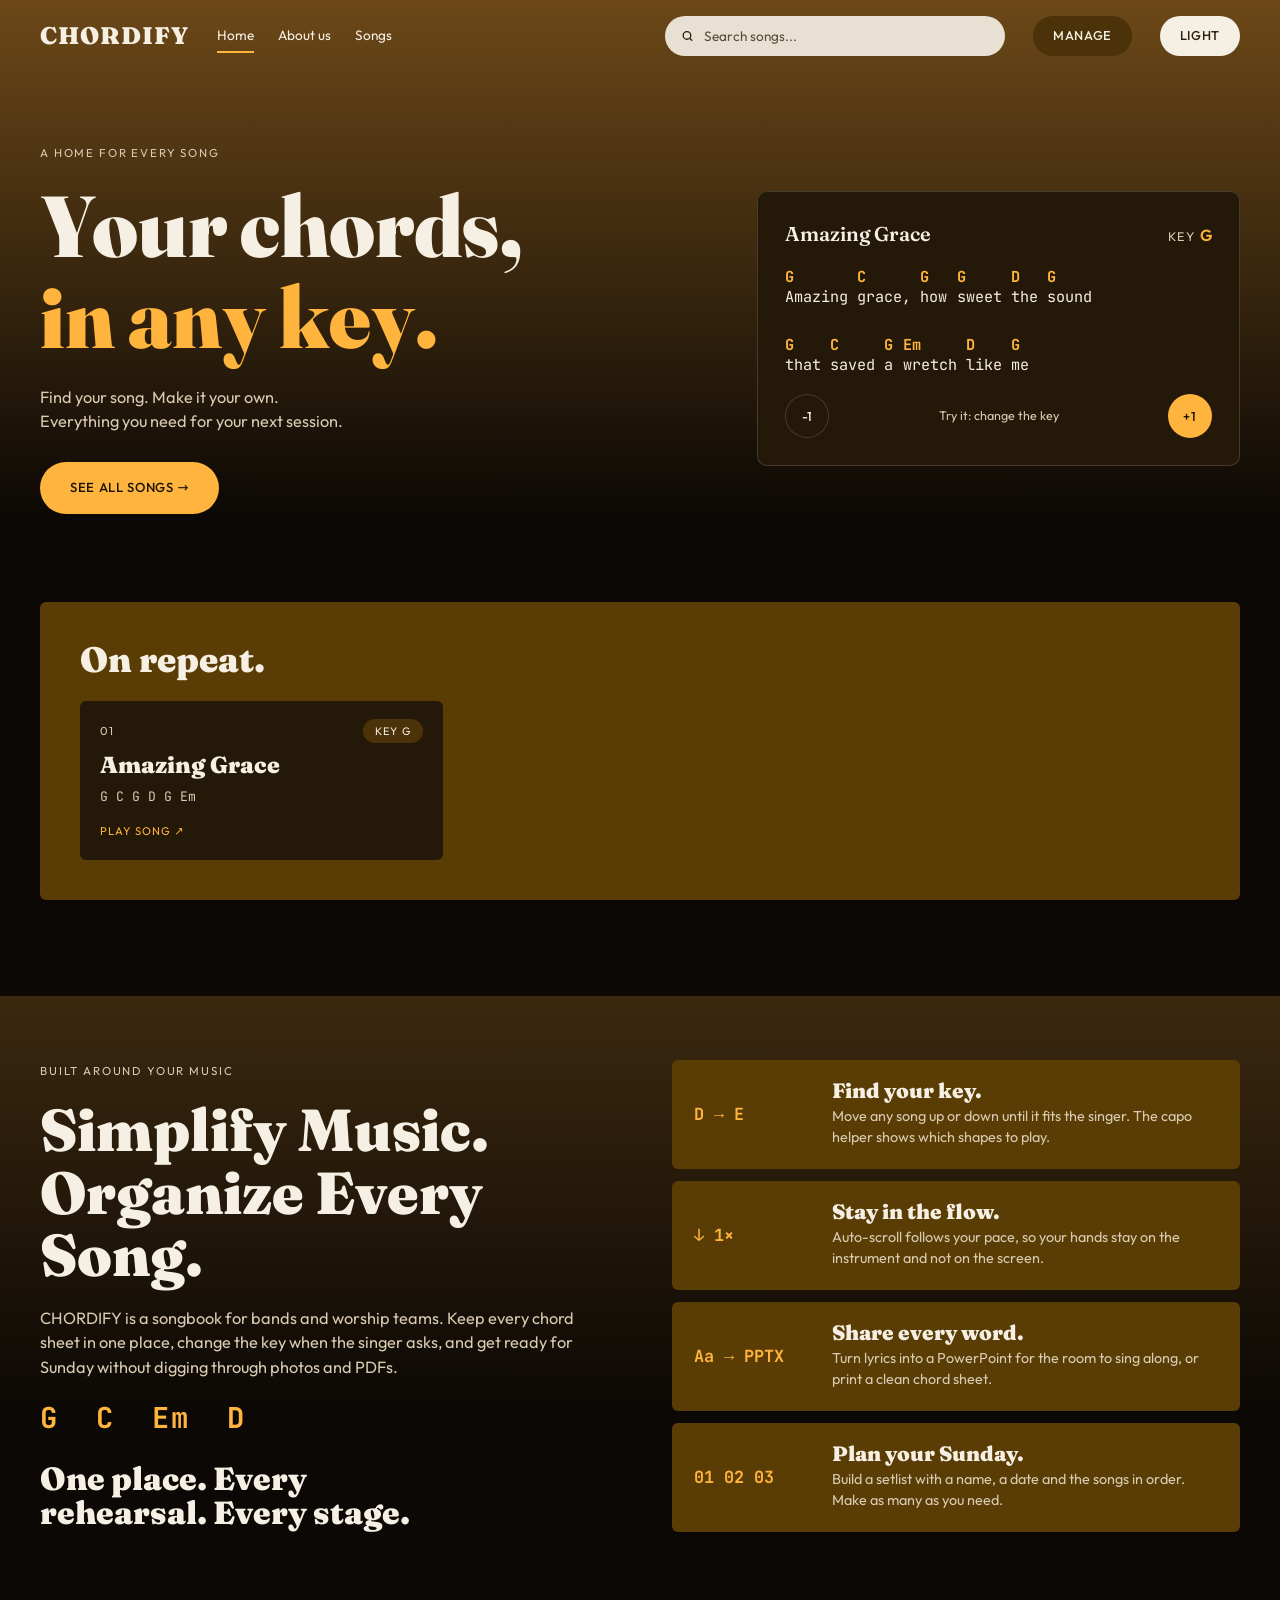
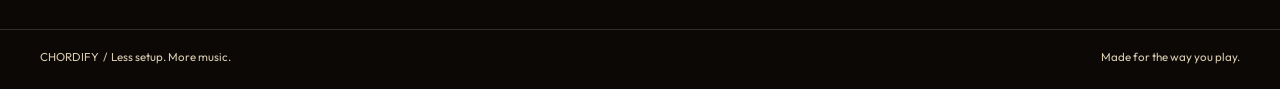
<file: public/index.html>
<!DOCTYPE html>
<html lang="en" data-theme="dark">
<head>
<meta charset="UTF-8">
<meta name="viewport" content="width=device-width, initial-scale=1">
<title>CHORDIFY</title>
<script>try{var t=localStorage.getItem("sipra_theme");if(t==="light"||t==="dark")document.documentElement.dataset.theme=t}catch(e){}</script>
<link rel="manifest" href="manifest.json">
<meta name="theme-color" content="#6c4818">
<link rel="apple-touch-icon" href="icons/apple-touch-icon.png">
<link rel="icon" type="image/png" href="icons/icon-192.png">
<link rel="stylesheet" href="style.css">
</head>
<body>

<!-- NAVIGATION (on every page) -->
<header class="nav" id="nav">
  <div class="wrap nav-in">
    <a class="logo" href="#/home" data-go="home">CHORDIFY</a>
    <nav class="links" aria-label="Main">
      <a href="#/home" data-go="home" id="navHome">Home</a>
      <a href="#/about" data-go="about" id="navAbout">About us</a>
      <a href="#/songs" data-go="songs" id="navSongs">Songs</a>
    </nav>
    <label class="search">
      <svg width="14" height="14" viewBox="0 0 24 24" fill="none" stroke="currentColor" stroke-width="2.4" stroke-linecap="round" aria-hidden="true"><circle cx="11" cy="11" r="7"/><path d="m20 20-3.5-3.5"/></svg>
      <input type="text" id="searchBox" placeholder="Search songs..." autocomplete="off" aria-label="Search songs">
    </label>
    <a class="pill pill-dark nav-manage" href="#/manage" data-go="manage" id="navManage">Manage</a>
    <button class="pill pill-light" id="themeBtn" onclick="toggleTheme()">Light</button>
  </div>
</header>

<main>

<!-- HOME + ABOUT (one page) -->
<div id="homeView">

  <section id="home" class="hero">
    <div class="wrap">
      <div class="hero-grid">
        <div class="hero-copy">
          <p class="eyebrow">A home for every song</p>
          <h1 class="display hero-title">Your chords,<br><span class="accent">in any key.</span></h1>
          <p class="lead">Find your song. Make it your own.<br>Everything you need for your next session.</p>
          <a class="pill pill-amber pill-lg" href="#/songs" data-go="songs">See all songs &rarr;</a>
        </div>
        <aside class="demo" aria-label="Live transpose demo">
          <div class="demo-top">
            <span class="demo-name">Amazing Grace</span>
            <span class="demo-key">Key <b id="demoKey">G</b></span>
          </div>
          <div class="demo-body" id="demoBody"></div>
          <div class="demo-ctrl">
            <button class="pill pill-ghost pill-sq" id="demoDown" aria-label="Transpose down">-1</button>
            <span class="demo-hint">Try it: change the key</span>
            <button class="pill pill-amber pill-sq" id="demoUp" aria-label="Transpose up">+1</button>
          </div>
        </aside>
      </div>

      <div class="panel">
        <h2 class="display panel-title">On repeat.</h2>
        <div class="grid grid-3" id="repeatGrid"></div>
      </div>
    </div>
  </section>

  <section id="about" class="about">
    <div class="wrap about-grid">
      <div class="about-copy">
        <p class="eyebrow">Built around your music</p>
        <h2 class="display about-title">Simplify Music.<br>Organize Every Song.</h2>
        <p class="lead">CHORDIFY is a songbook for bands and worship teams. Keep every chord sheet in one place, change the key when the singer asks, and get ready for Sunday without digging through photos and PDFs.</p>
        <p class="about-chords" aria-hidden="true">G &nbsp;C &nbsp;Em &nbsp;D</p>
        <p class="display closing">One place. Every rehearsal. Every stage.</p>
      </div>

      <div class="about-list">
        <article class="feature">
          <p class="glyph">D &rarr; E</p>
          <div><h3 class="display">Find your key.</h3><p>Move any song up or down until it fits the singer. The capo helper shows which shapes to play.</p></div>
        </article>
        <article class="feature">
          <p class="glyph">&darr; 1&times;</p>
          <div><h3 class="display">Stay in the flow.</h3><p>Auto-scroll follows your pace, so your hands stay on the instrument and not on the screen.</p></div>
        </article>
        <article class="feature">
          <p class="glyph">Aa &rarr; PPTX</p>
          <div><h3 class="display">Share every word.</h3><p>Turn lyrics into a PowerPoint for the room to sing along, or print a clean chord sheet.</p></div>
        </article>
        <article class="feature">
          <p class="glyph">01 02 03</p>
          <div><h3 class="display">Plan your Sunday.</h3><p>Build a setlist with a name, a date and the songs in order. Make as many as you need.</p></div>
        </article>
      </div>
    </div>
  </section>

</div>

<!-- SONGS (read-only: browse and open) -->
<section id="songsView" class="page hidden">
  <div class="wrap">
    <p class="eyebrow">The songbook</p>
    <div class="page-head">
      <h1 class="display page-title">All songs</h1>
      <button class="pill pill-amber" data-go="setlists"><span>My setlists (<span id="setCount">0</span>)</span></button>
    </div>
    <div class="search-stage">
      <label class="search-hero">
        <svg width="18" height="18" viewBox="0 0 24 24" fill="none" stroke="currentColor" stroke-width="2.4" stroke-linecap="round" aria-hidden="true"><circle cx="11" cy="11" r="7"/><path d="m20 20-3.5-3.5"/></svg>
        <input type="text" id="songsSearch" placeholder="Search by title or lyrics..." autocomplete="off" aria-label="Search songs">
      </label>
    </div>
    <p class="muted center" id="songsInfo"></p>
    <div class="grid grid-auto" id="songGrid"></div>
  </div>
</section>

<!-- SONG VIEW -->
<section id="songView" class="page hidden">
  <div class="toolbar">
    <div class="wrap toolbar-in">
      <button class="pill pill-ghost" id="backBtn" data-go="songs">&larr; Back</button>

      <div class="tgroup" role="group" aria-label="Key">
        <span class="tlabel">Key</span>
        <button class="pill pill-flat pill-sq" onclick="shift(-1)" aria-label="Transpose down">-1</button>
        <span id="keyLabel" class="tval"></span>
        <button class="pill pill-flat pill-sq" onclick="shift(1)" aria-label="Transpose up">+1</button>
      </div>

      <div class="tgroup" role="group" aria-label="Capo">
        <span class="tlabel">Capo</span>
        <button class="pill pill-flat pill-sq" onclick="changeCapo(-1)" aria-label="Capo down">-</button>
        <span id="capoLabel" class="tval">0</span>
        <button class="pill pill-flat pill-sq" onclick="changeCapo(1)" aria-label="Capo up">+</button>
        <span id="capoNote" class="tnote"></span>
      </div>

      <div class="tgroup" role="group" aria-label="Text size">
        <span class="tlabel">Text</span>
        <button class="pill pill-flat pill-sq" onclick="changeFs(-2)" aria-label="Smaller text">A-</button>
        <button class="pill pill-flat pill-sq" onclick="changeFs(2)" aria-label="Bigger text">A+</button>
      </div>

      <button class="pill pill-ghost" id="modeBtn" onclick="toggleMode()">Chords only</button>

      <div class="tgroup tgroup-end" role="group" aria-label="Auto scroll">
        <button class="pill pill-flat" id="scrollBtn" onclick="toggleScroll()">Start scroll</button>
        <input type="range" min="10" max="150" value="30" oninput="setSpeed(this.value)" aria-label="Scroll speed">
      </div>
    </div>
    <div class="wrap set-nav hidden" id="setNav">
      <button class="pill pill-ghost" onclick="stepSetlist(-1)" id="prevBtn">&larr; Prev</button>
      <span class="set-nav-title"></span>
      <button class="pill pill-amber" onclick="stepSetlist(1)" id="nextBtn">Next &rarr;</button>
    </div>
  </div>
  <div class="wrap">
    <div class="song-head">
      <h1 class="display song-title" id="songTitle"></h1>
      <div class="song-actions">
        <button class="pill pill-ghost" onclick="exportPptx()">PPTX</button>
        <button class="pill pill-ghost" onclick="window.print()">Print / PDF</button>
      </div>
    </div>
    <div class="song-note hidden" id="songNote"><span class="tlabel">Note</span><p id="songNoteText"></p></div>
    <div id="out"></div>
    <div class="set-nav hidden" id="setNavEnd">
      <button class="pill pill-ghost" onclick="stepSetlist(-1)" id="prevBtn2">&larr; Prev</button>
      <span class="set-nav-title"></span>
      <button class="pill pill-amber" onclick="stepSetlist(1)" id="nextBtn2">Next &rarr;</button>
    </div>
    <div class="song-spacer"></div>
  </div>
</section>

<!-- ALL SETLISTS -->
<section id="setlistsView" class="page hidden">
  <div class="wrap">
    <p class="eyebrow">Your services</p>
    <div class="page-head">
      <h1 class="display page-title">Setlists</h1>
      <button class="pill pill-amber" data-go="newsetlist">+ Create setlist</button>
    </div>
    <p class="muted" id="setlistsInfo"></p>
    <div class="grid grid-auto" id="setlistsGrid"></div>
  </div>
</section>

<!-- ONE SETLIST -->
<section id="setView" class="page hidden">
  <div class="wrap narrow">
    <p class="eyebrow" id="slvEyebrow"></p>
    <h1 class="display page-title" id="slvTitle"></h1>
    <p class="muted" id="slvMeta"></p>
    <div class="row-actions">
      <button class="pill pill-ghost" data-go="setlists">&larr; Back</button>
      <button class="pill pill-amber" onclick="exportSetlistPptx()">Export PPTX</button>
      <button class="pill pill-ghost" onclick="go('editsetlist/' + viewId)">Edit</button>
      <button class="pill pill-danger" onclick="deleteSetlist()">Delete</button>
    </div>
    <ul class="list" id="slvItems"></ul>
  </div>
</section>

<!-- CREATE / EDIT SETLIST -->
<section id="setEditView" class="page hidden">
  <div class="wrap">
    <p class="eyebrow">Setlists</p>
    <h1 class="display page-title" id="slHeading">Create setlist</h1>

    <div class="sl-meta">
      <div>
        <label class="field-label" for="slName">Name</label>
        <input class="field" type="text" id="slName" placeholder="e.g. Sunday 9am service" maxlength="60">
      </div>
      <div>
        <label class="field-label" for="slDate">Date</label>
        <input class="field" type="date" id="slDate">
      </div>
    </div>

    <div class="search-stage">
      <label class="search-hero">
        <svg width="18" height="18" viewBox="0 0 24 24" fill="none" stroke="currentColor" stroke-width="2.4" stroke-linecap="round" aria-hidden="true"><circle cx="11" cy="11" r="7"/><path d="m20 20-3.5-3.5"/></svg>
        <input type="text" id="pickSearch" placeholder="Search songs to add..." autocomplete="off" aria-label="Search songs to add">
      </label>
    </div>

    <div class="sl-cols">
      <div>
        <h2 class="display col-title">Songs <span class="muted col-note" id="pickInfo"></span></h2>
        <ul class="list picker" id="pickList"></ul>
      </div>
      <div>
        <h2 class="display col-title">In this setlist (<span id="slCount">0</span>)</h2>
        <p class="muted hint">Drag by the handle to reorder, or use the arrows.</p>
        <ul class="list" id="slItems"></ul>
      </div>
    </div>

    <div class="row-actions">
      <button class="pill pill-amber" onclick="saveSetlistDraft()">Save setlist</button>
      <button class="pill pill-ghost" onclick="go('setlists')">Cancel</button>
    </div>
  </div>
</section>

<!-- MANAGE -->
<section id="manageView" class="page hidden">
  <div class="wrap">
    <p class="eyebrow">Your library</p>
    <h1 class="display page-title">Manage library</h1>
    <div class="grid grid-auto actions">
      <button class="action" data-go="edit"><span class="idx">01</span><strong>Add song</strong><small>Type or paste one song</small></button>
      <button class="action" data-go="import"><span class="idx">02</span><strong>Add multiple songs</strong><small>Paste many songs at once</small></button>
      <button class="action" id="undoBtn" onclick="undoImport()"><span class="idx">03</span><strong>Undo last import</strong><small id="undoNote">Nothing to undo</small></button>
      <button class="action" data-go="delete"><span class="idx">04</span><strong>Select songs to delete</strong><small>Remove several at once</small></button>
      <button class="action" onclick="exportBackup()"><span class="idx">05</span><strong>Back up library</strong><small>Download a copy of all songs</small></button>
      <button class="action" onclick="document.getElementById('restoreFile').click()"><span class="idx">06</span><strong>Restore from backup</strong><small>Add songs from a backup file</small></button>
    </div>
    <input type="file" id="restoreFile" accept=".json" class="hidden" onchange="restoreBackup(this)">

    <h2 class="display section-title">Your songs (<span id="manageCount">0</span>)</h2>
    <ul class="list" id="manageList"></ul>
  </div>
</section>

<!-- ADD / EDIT SONG -->
<section id="editView" class="page hidden">
  <div class="wrap narrow">
    <p class="eyebrow">Manage</p>
    <h1 class="display page-title" id="editHeading"></h1>
    <label class="field-label" for="fTitle">Title</label>
    <input class="field" type="text" id="fTitle" placeholder="Title">
    <label class="field-label" for="fKey">Key</label>
    <input class="field" type="text" id="fKey" placeholder="Key (e.g. G)">
    <label class="field-label" for="fNote">Note (optional)</label>
    <textarea class="field short" id="fNote" rows="3" maxlength="400" placeholder="e.g. Start slow. Drums join at the chorus."></textarea>
    <label class="field-label" for="fBody">Chords and lyrics</label>
    <textarea class="field mono" id="fBody" placeholder="[G]Amazing [C]grace, how [G]sweet the [D]sound"></textarea>
    <div class="row-actions">
      <button class="pill pill-amber" onclick="saveSong()">Save</button>
      <button class="pill pill-ghost" onclick="tidyBox()">Tidy format</button>
      <button class="pill pill-ghost" data-go="manage">Cancel</button>
      <button class="pill pill-danger" id="delBtn" onclick="deleteSong()">Delete</button>
    </div>
  </div>
</section>

<!-- ADD MULTIPLE SONGS -->
<section id="importView" class="page hidden">
  <div class="wrap narrow">
    <p class="eyebrow">Manage</p>
    <h1 class="display page-title">Add multiple songs</h1>
    <p class="muted">One song after another. A title line, then one line per section, like the example below.</p>
    <textarea class="field mono" id="importBox" aria-label="Songs to import" placeholder="Heart of Worship&#10;Intro: D A G A&#10;Verse: D A G A&#10;Refrain: Em G A 4x&#10;&#10;Another Song&#10;Intro: F C D F&#10;Chorus: C G Am F 2x"></textarea>
    <label class="check"><input type="checkbox" id="replaceBox"> Replace songs with the same title (overwrites their chords and lyrics)</label>
    <div class="row-actions">
      <button class="pill pill-amber" onclick="importSongs()">Import</button>
      <button class="pill pill-ghost" data-go="manage">Cancel</button>
    </div>
  </div>
</section>

<!-- SELECT TO DELETE -->
<section id="deleteView" class="page hidden">
  <div class="wrap narrow">
    <p class="eyebrow">Manage</p>
    <h1 class="display page-title">Select songs to delete</h1>
    <div class="row-actions">
      <button class="pill pill-danger" id="deleteSelectedBtn" onclick="deleteSelectedSongs()">Delete selected (0)</button>
      <button class="pill pill-ghost" onclick="selectAllSongs()">Select all</button>
      <button class="pill pill-ghost" data-go="manage">Cancel</button>
    </div>
    <ul class="list" id="deleteList"></ul>
  </div>
</section>

</main>

<footer class="footer">
  <div class="wrap footer-in">
    <span>CHORDIFY&nbsp; / &nbsp;Less setup. More music.</span>
    <span>Made for the way you play.</span>
  </div>
</footer>

<!-- confirm dialog + toast -->
<dialog id="dlg">
  <p id="dlgMsg"></p>
  <div class="row-actions">
    <button class="pill pill-ghost" id="dlgNo">Cancel</button>
    <button class="pill pill-amber" id="dlgOk">Confirm</button>
  </div>
</dialog>
<div id="toast" role="status" aria-live="polite"></div>

<script src="pptxgen.bundle.js"></script>
<script src="app.js"></script>
</body>
</html>
</file>
<file: public/style.css>
/* =========================================================
   CHORDIFY styles
   Layout idea: one warm brown-to-black page, big serif
   headlines, amber accents, monospace chords.
   ========================================================= */

/* ---------- Fonts (saved inside the site, so they also work offline) ---------- */
@font-face { font-family: "Fraunces"; font-style: normal; font-weight: 600 900; font-display: swap; src: url("fonts/fraunces-latin-opsz-normal.woff2") format("woff2"); }
@font-face { font-family: "Outfit"; font-style: normal; font-weight: 400; font-display: swap; src: url("fonts/outfit-latin-400-normal.woff2") format("woff2"); }
@font-face { font-family: "Outfit"; font-style: normal; font-weight: 500; font-display: swap; src: url("fonts/outfit-latin-500-normal.woff2") format("woff2"); }
@font-face { font-family: "Outfit"; font-style: normal; font-weight: 600; font-display: swap; src: url("fonts/outfit-latin-600-normal.woff2") format("woff2"); }
@font-face { font-family: "JetBrains Mono"; font-style: normal; font-weight: 400; font-display: swap; src: url("fonts/jetbrains-mono-latin-400-normal.woff2") format("woff2"); }
@font-face { font-family: "JetBrains Mono"; font-style: normal; font-weight: 700; font-display: swap; src: url("fonts/jetbrains-mono-latin-700-normal.woff2") format("woff2"); }

/* ---------- Design tokens ---------- */
:root {
  --bg: #0b0805;
  --glow: #6c4818;
  --glow-soft: rgba(108, 72, 24, .5);
  --panel: #5a3c05;
  --card: #241808;
  --amber: #ffb43e;
  --amber-ink: #1b1204;
  --accent: #ffb43e;
  --text: #f6efe3;
  --muted: #d8cbb2;
  --faint: rgba(246, 239, 227, .16);
  --field: #e8e1d3;
  --field-ink: #2b1d08;
  --chip: #4b3208;
  --chord: #ffb43e;
  --danger: #e0674a;

  --font-display: "Fraunces", Georgia, "Times New Roman", serif;
  --font-ui: "Outfit", system-ui, -apple-system, "Segoe UI", Roboto, sans-serif;
  --font-mono: "JetBrains Mono", ui-monospace, "SFMono-Regular", Consolas, "Liberation Mono", monospace;

  --gutter: clamp(16px, 4vw, 40px);
  --nav-h: 72px;
  --radius: 18px;
  color-scheme: dark;
}

:root[data-theme="light"] {
  --bg: #f7f0e4;
  --glow: #e6c68a;
  --glow-soft: rgba(230, 198, 138, .65);
  --panel: #ecd9b4;
  --card: #fff8ea;
  --accent: #865000;
  --text: #2b1d0a;
  --muted: #5e4b2c;
  --faint: rgba(43, 29, 10, .18);
  --field: #fffaf0;
  --field-ink: #2b1d0a;
  --chip: #e2c892;
  --chord: #865000;
  --danger: #b8402a;
  color-scheme: light;
}

/* ---------- Base ---------- */
* { box-sizing: border-box; margin: 0; }

html { -webkit-text-size-adjust: 100%; }

body {
  font-family: var(--font-ui);
  background: var(--bg) linear-gradient(180deg, var(--glow) 0, var(--bg) 520px) no-repeat;
  color: var(--text);
  line-height: 1.5;
  min-height: 100vh;
  display: flex;
  flex-direction: column;
}

main { flex: 1; }

a { color: inherit; text-decoration: none; }
button, input, textarea { font: inherit; color: inherit; }
button { cursor: pointer; }
ul { padding: 0; list-style: none; }

.hidden { display: none !important; }

:focus-visible { outline: 2px solid var(--accent); outline-offset: 3px; }

.wrap { width: min(1200px, 100% - 2 * var(--gutter)); margin-inline: auto; }
.narrow { max-width: 760px; }

.display { font-family: var(--font-display); font-weight: 900; line-height: 1.05; text-wrap: balance; }
.accent { color: var(--accent); }
.muted { color: var(--muted); }

.eyebrow {
  font-size: .72rem;
  letter-spacing: .16em;
  text-transform: uppercase;
  color: var(--muted);
  margin-bottom: 20px;
}

.lead { color: var(--muted); max-width: 52ch; margin: 22px 0 28px; font-size: 1.02rem; }

/* ---------- Buttons ---------- */
.pill {
  display: inline-flex;
  align-items: center;
  justify-content: center;
  gap: 8px;
  min-height: 44px;
  padding: 0 20px;
  border: 0;
  border-radius: 999px;
  font-size: .8rem;
  font-weight: 500;
  letter-spacing: .05em;
  text-transform: uppercase;
  white-space: nowrap;
  transition: transform .15s, background .15s, opacity .15s;
}
.pill:hover { transform: translateY(-1px); }
.pill:disabled { opacity: .45; cursor: not-allowed; transform: none; }

.pill-amber { background: var(--amber); color: var(--amber-ink); }
.pill-amber:hover { background: #ffc566; }
.pill-lg { min-height: 52px; padding: 0 30px; font-size: .82rem; }
.pill-dark { background: var(--chip); color: #f6efe3; min-height: 40px; }
.pill-light { background: #f6efe3; color: #2b1d08; min-height: 40px; }
.pill-ghost { background: transparent; color: var(--text); box-shadow: inset 0 0 0 1px var(--faint); }
.pill-ghost:hover { box-shadow: inset 0 0 0 1px var(--accent); }
.pill-danger { background: transparent; color: var(--danger); box-shadow: inset 0 0 0 1px var(--danger); }
.pill-danger:hover:not(:disabled) { background: var(--danger); color: #fff; }
.pill-sq { padding: 0; width: 44px; }

/* ---------- Navigation ---------- */
.nav {
  position: sticky;
  top: 0;
  z-index: 20;
  height: var(--nav-h);
  transition: background .2s, box-shadow .2s;
}
.nav.scrolled {
  background: var(--bg);
  background: color-mix(in srgb, var(--bg) 80%, transparent);
  -webkit-backdrop-filter: blur(12px);
  backdrop-filter: blur(12px);
  box-shadow: 0 1px 0 var(--faint);
}
.nav-in { height: 100%; display: flex; align-items: center; gap: clamp(12px, 2.4vw, 28px); }

.logo { font-family: var(--font-display); font-weight: 900; font-size: 1.5rem; letter-spacing: .04em; }

.links { display: flex; gap: clamp(12px, 2vw, 24px); }
.links a {
  font-size: .85rem;
  padding: 6px 0;
  border-bottom: 2px solid transparent;
  transition: border-color .2s;
}
.links a:hover { border-color: var(--faint); }
.links a[aria-current="page"], .nav-manage[aria-current="page"] { border-color: var(--accent); }
.nav-manage[aria-current="page"] { box-shadow: inset 0 0 0 2px var(--accent); }

.search {
  margin-left: auto;
  flex: 0 1 340px;
  display: flex;
  align-items: center;
  gap: 8px;
  height: 40px;
  padding: 0 16px;
  background: var(--field);
  color: var(--field-ink);
  border-radius: 999px;
}
.search input {
  width: 100%;
  border: 0;
  outline: 0;
  background: transparent;
  color: var(--field-ink);
  font-size: .85rem;
}
.search input::placeholder { color: var(--field-ink); opacity: .75; }
.search:focus-within { box-shadow: 0 0 0 2px var(--accent); }

/* ---------- Home ---------- */
.hero { padding: clamp(28px, 6vw, 72px) 0 clamp(48px, 8vw, 96px); }

.hero-title { font-size: clamp(2.7rem, 8vw, 5.4rem); }

.hero-grid { display: grid; grid-template-columns: 1.15fr .85fr; gap: clamp(24px, 5vw, 64px); align-items: center; }
.hero-copy, .demo { min-width: 0; }

.demo {
  background: var(--card);
  border-radius: 10px;
  padding: clamp(18px, 2.5vw, 28px);
  box-shadow: inset 0 0 0 1px var(--faint);
}
.demo-top { display: flex; justify-content: space-between; align-items: baseline; gap: 12px; margin-bottom: 18px; }
.demo-name { font-family: var(--font-display, inherit); font-size: 1.25rem; font-weight: 600; }
.demo-key { font-size: .78rem; letter-spacing: .12em; text-transform: uppercase; color: var(--muted); }
.demo-key b { color: var(--amber); font-size: 1rem; text-transform: none; letter-spacing: 0; }
.demo-body { font-family: var(--font-mono); font-size: .95rem; line-height: 1.3; display: flex; flex-wrap: wrap; row-gap: 14px; margin-bottom: 20px; }
.demo-body .seg { display: inline-flex; flex-direction: column; margin-right: .6em; }
.demo-body .seg i { font-style: normal; font-weight: 700; color: var(--amber); min-height: 1.3em; }
.demo-ctrl { display: flex; align-items: center; justify-content: space-between; gap: 12px; }
.demo-hint { font-size: .78rem; color: var(--muted); text-align: center; }

.panel {
  margin-top: clamp(48px, 8vw, 88px);
  padding: clamp(20px, 3.5vw, 40px);
  background: var(--panel);
  border-radius: 6px;
}
.panel-title { font-size: clamp(1.6rem, 3vw, 2.2rem); margin-bottom: 22px; }

/* ---------- About ---------- */
.about {
  padding: clamp(36px, 5vw, 64px) 0 clamp(44px, 6vw, 80px);
  background: linear-gradient(180deg, var(--glow-soft), transparent 420px);
}
.about-grid { display: grid; grid-template-columns: 1fr 1fr; gap: clamp(24px, 5vw, 64px); align-items: center; }
.about-copy, .about-list { min-width: 0; }
.about-title { font-size: clamp(2.2rem, 5.2vw, 3.7rem); }
.about .lead { margin: 20px 0 18px; }
.about-chords {
  font-family: var(--font-mono);
  font-weight: 700;
  font-size: clamp(1.3rem, 3vw, 1.8rem);
  letter-spacing: .06em;
  color: var(--accent);
  margin-bottom: 22px;
  white-space: pre-wrap;
}
.closing { font-size: clamp(1.4rem, 3vw, 2rem); max-width: 22ch; }
.about-list { display: grid; gap: 12px; }
.feature {
  display: grid;
  grid-template-columns: 7.5rem 1fr;
  align-items: center;
  gap: 18px;
  padding: 20px 22px;
  background: var(--panel);
  border-radius: 6px;
}
.glyph { font-family: var(--font-mono); font-weight: 700; color: var(--accent); font-size: 1.05rem; }
.feature h3 { font-size: 1.3rem; margin-bottom: 4px; }
.feature p:not(.glyph) { color: var(--muted); font-size: .9rem; }

.idx { font-size: .72rem; letter-spacing: .12em; color: var(--muted); }

/* ---------- Grids and cards ---------- */
.grid { display: grid; gap: 16px; }
.grid-3 { grid-template-columns: repeat(3, 1fr); }
.grid-auto { grid-template-columns: repeat(auto-fill, minmax(260px, 1fr)); }

.song-card {
  position: relative;
  display: flex;
  flex-direction: column;
  gap: 10px;
  min-width: 0;
  padding: 18px 20px 20px;
  background: var(--card);
  border-radius: 6px;
  cursor: pointer;
  transition: transform .15s, box-shadow .15s;
}
.song-card:hover { transform: translateY(-3px); box-shadow: 0 0 0 1px var(--accent); }
.card-top { display: flex; align-items: center; justify-content: space-between; gap: 8px; }
.key-chip {
  font-size: .68rem;
  letter-spacing: .1em;
  text-transform: uppercase;
  padding: 4px 12px;
  border-radius: 999px;
  background: var(--chip);
  color: #f6efe3;
}
:root[data-theme="light"] .key-chip { color: #2b1d0a; }
.song-card h3 { font-size: 1.45rem; overflow-wrap: anywhere; }
.song-card .preview { font-family: var(--font-mono); font-size: .82rem; color: var(--muted); min-height: 1.3em; overflow-wrap: anywhere; }
.card-foot { margin-top: auto; padding-top: 6px; display: flex; align-items: center; justify-content: space-between; gap: 8px; }
.play { font-size: .7rem; letter-spacing: .1em; text-transform: uppercase; color: var(--accent); }
.mini {
  min-height: 44px;
  min-width: 44px;
  padding: 0 14px;
  border: 0;
  border-radius: 999px;
  font-size: .68rem;
  letter-spacing: .08em;
  text-transform: uppercase;
  background: transparent;
  color: var(--text);
  box-shadow: inset 0 0 0 1px var(--faint);
}
.mini.on { background: var(--amber); color: var(--amber-ink); box-shadow: none; }

.empty { color: var(--muted); padding: 20px 0; }

/* ---------- Inner pages ---------- */
.page { padding: clamp(20px, 4vw, 48px) 0 80px; }
.page-title { font-size: clamp(2.2rem, 6vw, 3.6rem); margin-bottom: 8px; }
.page-head { display: flex; align-items: flex-end; justify-content: space-between; gap: 16px; flex-wrap: wrap; margin-bottom: 8px; }
.page-head .page-title { margin-bottom: 0; }
#songsInfo { margin-bottom: 26px; }
#setlistsInfo { margin: 6px 0 22px; }
.section-title { font-size: 1.7rem; margin: 48px 0 16px; }
.row-actions { display: flex; flex-wrap: wrap; gap: 10px; margin: 22px 0; }

.actions { margin-top: 28px; }
.action {
  display: flex;
  flex-direction: column;
  align-items: flex-start;
  gap: 6px;
  text-align: left;
  padding: 18px 20px 20px;
  border: 0;
  border-radius: 6px;
  background: var(--panel);
  color: var(--text);
  transition: transform .15s, box-shadow .15s;
}
.action:hover:not(:disabled) { transform: translateY(-3px); box-shadow: 0 0 0 1px var(--accent); }
.action strong { font-family: var(--font-display); font-size: 1.25rem; font-weight: 900; }
.action small { color: var(--muted); font-size: .82rem; }
.action:disabled { opacity: .5; cursor: not-allowed; }

.list li {
  display: flex;
  align-items: center;
  gap: 12px;
  padding: 12px 0;
  border-bottom: 1px solid var(--faint);
}
.list li .grow { flex: 1; min-width: 0; overflow-wrap: anywhere; }
.list li.clickable { cursor: pointer; }
.list li.clickable:hover .grow { color: var(--accent); }
.list .key { color: var(--muted); font-size: .85rem; }
.check-row { display: flex; align-items: center; gap: 12px; width: 100%; cursor: pointer; }
input[type="checkbox"] { width: 20px; height: 20px; accent-color: var(--amber); flex: none; }

/* ---------- Big centered search (All songs, Create setlist) ---------- */
.search-stage { display: flex; justify-content: center; padding: clamp(22px, 6vh, 64px) 0 clamp(14px, 3vh, 28px); }
.search-hero {
  width: min(680px, 100%);
  height: 58px;
  display: flex;
  align-items: center;
  gap: 12px;
  padding: 0 22px;
  background: var(--field);
  color: var(--field-ink);
  border-radius: 999px;
}
.search-hero input { width: 100%; border: 0; outline: 0; background: transparent; color: var(--field-ink); font-size: 1.02rem; }
.search-hero input::placeholder { color: var(--field-ink); opacity: .75; }
.search-hero:focus-within { box-shadow: 0 0 0 2px var(--accent); }
.center { text-align: center; }

/* the top bar search is replaced by the big one on these pages */
@media (min-width: 721px) {
  body[data-view="songsView"] .nav .search,
  body[data-view="setEditView"] .nav .search { display: none; }
  body[data-view="songsView"] .nav-manage,
  body[data-view="setEditView"] .nav-manage { margin-left: auto; }
}
@media (max-width: 720px) {
  body[data-view="songsView"] .nav .search,
  body[data-view="setEditView"] .nav .search { display: none; }
}

/* ---------- Create / edit setlist ---------- */
.sl-meta { display: grid; grid-template-columns: 2fr 1fr; gap: 16px; max-width: 760px; }
.sl-cols { display: grid; grid-template-columns: 1fr 1fr; gap: clamp(20px, 4vw, 48px); align-items: start; }
.sl-cols > div { min-width: 0; }
.col-title { font-size: 1.4rem; margin-bottom: 6px; }
.col-note { font-family: var(--font-ui); font-size: .78rem; font-weight: 400; margin-left: 6px; }
.picker { max-height: 460px; overflow-y: auto; }
.list li .grip { color: var(--muted); cursor: grab; letter-spacing: -2px; user-select: none; }
.list li.dragging { opacity: .4; }
.list li.over { box-shadow: 0 2px 0 var(--amber); }
.hint { font-size: .82rem; margin: 2px 0 8px; }

/* ---------- Forms ---------- */
.field-label { display: block; font-size: .75rem; letter-spacing: .1em; text-transform: uppercase; color: var(--muted); margin: 18px 0 6px; }
.field {
  width: 100%;
  padding: 12px 14px;
  background: var(--card);
  color: var(--text);
  border: 1px solid var(--faint);
  border-radius: 10px;
}
.field:focus { outline: 2px solid var(--accent); outline-offset: 1px; }
textarea.field { min-height: 340px; resize: vertical; line-height: 1.5; }
textarea.field.short { min-height: 0; }
.mono { font-family: var(--font-mono); font-size: .9rem; }
.check { display: flex; align-items: flex-start; gap: 10px; margin-top: 14px; color: var(--muted); font-size: .9rem; }
#importView .muted { margin: 4px 0 18px; }

/* ---------- Song view ---------- */
.toolbar {
  position: sticky;
  top: var(--nav-h);
  z-index: 10;
  padding: 10px 0;
  background: var(--bg);
  background: color-mix(in srgb, var(--bg) 88%, transparent);
  -webkit-backdrop-filter: blur(10px);
  backdrop-filter: blur(10px);
  box-shadow: 0 1px 0 var(--faint);
}
.toolbar-in { display: flex; flex-wrap: wrap; align-items: center; gap: 10px 12px; }

/* a labelled group of controls: KEY [-] G [+] */
.tgroup {
  display: flex;
  align-items: center;
  gap: 2px;
  padding: 0 4px 0 16px;
  border-radius: 999px;
  box-shadow: inset 0 0 0 1px var(--faint);
}
.tgroup-end { margin-left: auto; padding-left: 4px; gap: 8px; padding-right: 16px; }
.tlabel { font-size: .62rem; letter-spacing: .14em; text-transform: uppercase; color: var(--muted); margin-right: 6px; }
.tval { min-width: 2.6em; text-align: center; font-family: var(--font-mono); font-size: .95rem; font-weight: 700; color: var(--accent); }
.tnote { font-size: .72rem; color: var(--accent); margin: 0 12px 0 4px; white-space: nowrap; }
.tnote:empty { display: none; }
.pill-flat { background: transparent; color: var(--text); }
.pill-flat:hover { background: var(--faint); transform: none; }
input[type="range"] { width: 110px; accent-color: var(--amber); }

.song-head { display: flex; align-items: flex-end; justify-content: space-between; gap: 12px 20px; flex-wrap: wrap; margin: 32px 0 20px; }
.song-head .song-title { margin: 0; }
.song-actions { display: flex; gap: 10px; flex-wrap: wrap; }
.song-title { font-size: clamp(2rem, 5vw, 3.2rem); margin: 32px 0 20px; }

#out {
  font-family: var(--font-mono);
  font-size: 18px;
  line-height: 1.5;
  white-space: pre-wrap;
  overflow-wrap: anywhere;
}
#out div { line-height: 1.5; }
#out .chord { font-weight: 700; color: var(--chord); margin-top: .6em; }
#out .label { margin-top: 1.4em; font-size: .78em; letter-spacing: .14em; text-transform: uppercase; color: var(--muted); }
#out .cline { margin-top: .7em; color: var(--chord); }
#out .cline b { color: var(--text); font-weight: 700; }
#out .ccont { color: var(--chord); }

/* note on a song */
.song-note {
  max-width: 70ch;
  margin: 0 0 22px;
  padding: 12px 16px 14px;
  background: var(--card);
  border-left: 3px solid var(--accent);
  border-radius: 6px;
}
.song-note .tlabel { display: block; margin: 0 0 4px; }
.song-note p { white-space: pre-wrap; overflow-wrap: anywhere; font-size: .95rem; }

/* previous / next song inside a setlist */
.set-nav { display: flex; align-items: center; justify-content: space-between; gap: 12px; padding-top: 10px; }
.set-nav.hidden { display: none; }
.set-nav-title { flex: 1; min-width: 0; text-align: center; font-size: .82rem; color: var(--muted); overflow-wrap: anywhere; }
.set-nav-title b { color: var(--text); font-weight: 600; }
#setNavEnd { margin-top: 36px; }
.song-spacer { height: 60vh; }

/* ---------- Footer, dialog, toast ---------- */
.footer { border-top: 1px solid var(--faint); margin-top: 20px; }
.footer-in { display: flex; justify-content: space-between; gap: 12px; flex-wrap: wrap; padding: 18px 0 24px; font-size: .72rem; color: var(--muted); }

dialog {
  margin: auto;
  max-width: min(420px, calc(100% - 32px));
  padding: 24px;
  background: var(--card);
  color: var(--text);
  border: 1px solid var(--faint);
  border-radius: 20px;
}
dialog::backdrop { background: rgba(0, 0, 0, .65); }
dialog .row-actions { margin-bottom: 0; justify-content: flex-end; }

#toast {
  position: fixed;
  left: 50%;
  bottom: max(24px, env(safe-area-inset-bottom));
  transform: translate(-50%, 20px);
  max-width: calc(100% - 32px);
  padding: 12px 22px;
  background: var(--amber);
  color: var(--amber-ink);
  font-size: .9rem;
  font-weight: 500;
  border-radius: 999px;
  opacity: 0;
  pointer-events: none;
  transition: opacity .2s, transform .2s;
  z-index: 50;
}
#toast.show { opacity: 1; transform: translate(-50%, 0); }

/* ---------- Responsive ---------- */
@media (max-width: 860px) {
  .grid-3 { grid-template-columns: 1fr; }
  .hero-grid, .about-grid, .sl-cols { grid-template-columns: 1fr; }
  .demo { max-width: 460px; }
}

@media (max-width: 720px) {
  :root { --nav-h: 108px; }
  .nav-in { flex-wrap: wrap; align-content: center; gap: 8px 12px; }
  .logo { order: 1; margin-right: auto; font-size: 1.35rem; }
  .nav-manage { order: 2; }
  #themeBtn { order: 3; }
  .links { order: 4; }
  .search { order: 5; margin-left: 0; flex: 1 1 160px; }
  #out { font-size: 15px; }
  .toolbar-in { gap: 8px; }
  /* phone: the controls scroll away with the page; the scroll button floats at the bottom so it stays in thumb reach */
  .toolbar { position: static; -webkit-backdrop-filter: none; backdrop-filter: none; }
  .tgroup-end {
    position: fixed;
    z-index: 15;
    left: max(var(--gutter), env(safe-area-inset-left, 0px));
    right: max(var(--gutter), env(safe-area-inset-right, 0px));
    bottom: calc(12px + env(safe-area-inset-bottom, 0px));
    justify-content: space-between;
    margin: 0;
    background: var(--bg);
    box-shadow: inset 0 0 0 1px var(--accent), 0 6px 24px rgba(0, 0, 0, .35);
  }
  .tgroup-end input[type="range"] { flex: 1; }
  .sl-meta { grid-template-columns: 1fr; }
  .feature { grid-template-columns: 1fr; gap: 6px; }
  .search-hero { height: 52px; }
  .footer-in { flex-direction: column; }
}

/* ---------- Print / Save as PDF (song view) ---------- */
@media print {
  .nav, .toolbar, .footer, .song-actions, #toast, dialog { display: none !important; }
  html, body { background: #fff !important; color: #000 !important; }
  body { padding: 0 !important; }
  .song-title { color: #000 !important; margin: 0 0 14px; font-size: 26pt; }
  #out { color: #000 !important; }
  .song-spacer, .set-nav { display: none !important; }
  .song-note { background: none !important; border-left: 2px solid #000 !important; color: #000 !important; }
  .song-note .tlabel { color: #000 !important; }
  #out .chord, #out .cline, #out .ccont { color: #000 !important; font-weight: 700; }
  #out .cline b, #out .label { color: #000 !important; }
  #out .label { font-weight: 700; }
  #out div { break-inside: avoid; }
}

@media (prefers-reduced-motion: reduce) {
  * { transition: none !important; }
}
</file>
